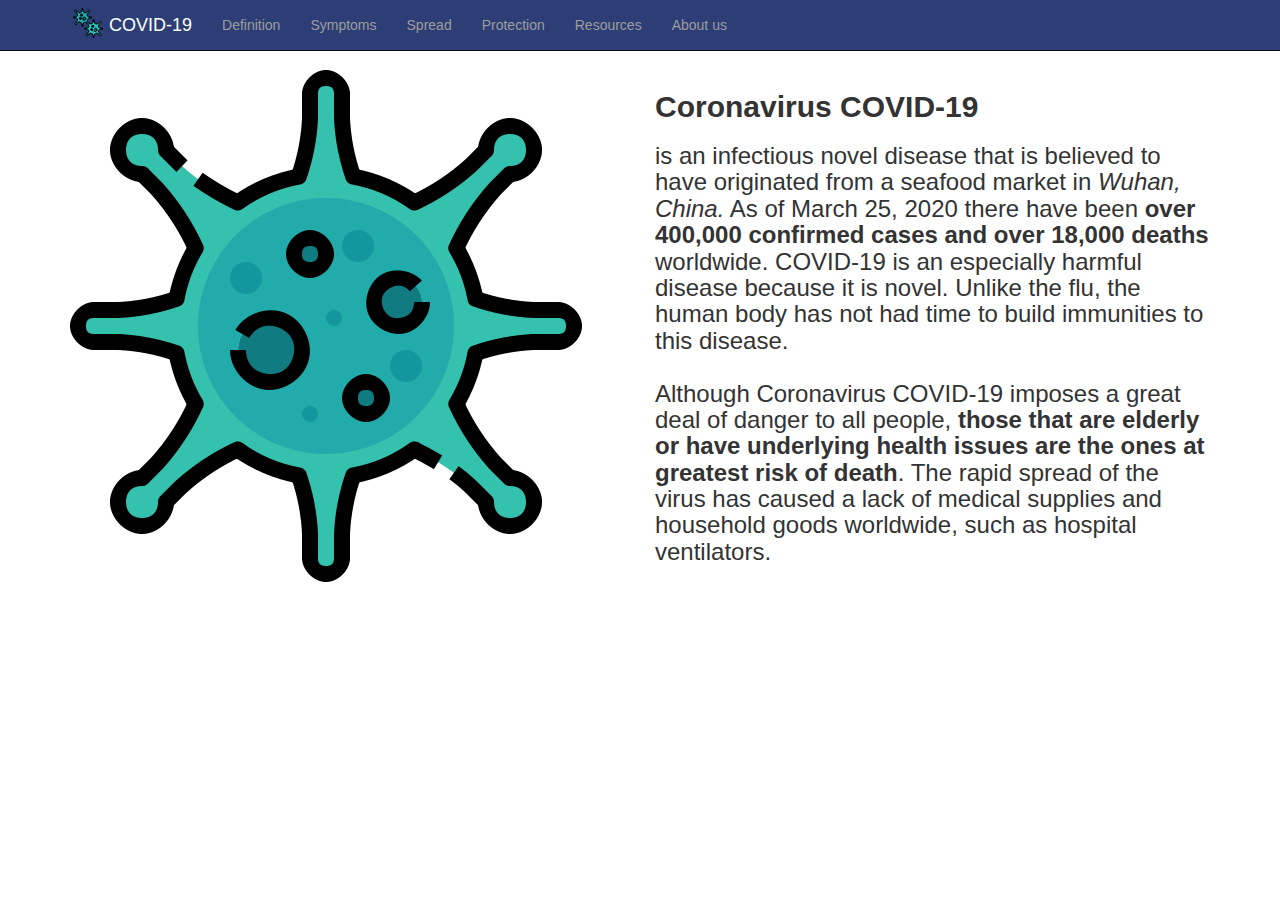
<file: NGCN_Project/Index.html>
<!DOCTYPE html>
<html lang="en">
<head>
    <title>COVID-19</title>
    <link rel="stylesheet" href="https://maxcdn.bootstrapcdn.com/bootstrap/3.3.7/css/bootstrap.min.css" integrity="sha384-BVYiiSIFeK1dGmJRAkycuHAHRg32OmUcww7on3RYdg4Va+PmSTsz/K68vbdEjh4u" crossorigin="anonymous">
    <link rel="stylesheet" type="text/css" href="css/all.css">
</head>
<body>
    <nav class="navbar navbar-inverse navbar-fixed-top">
        <div class="container">
            <button type="button" class="navbar-toggle collapsed" data-toggle="collapse" data-target="#bs-nav-demo" aria-expanded="false">
                <span class="sr-only">Toggle navigation</span>
                <span class="icon-bar"></span>
                <span class="icon-bar"></span>
                <span class="icon-bar"></span>
              </button>
            <div class="navbar-header">
                <img  style="padding-top: 8px; padding-right: 6px; padding-left: 3px;" class="pull-left" src="img/iconfinder_02-Virus_5929135.png" >
                <a href="definition.html" class="navbar-brand" id="toWhite">  COVID-19 </a>
        </div>
        <div class="collapse navbar-collapse" id="bs-nav-demo">
           
            <ul class="nav navbar-nav">
            <li><a href="definition.html">Definition</a></li>
            <li><a href="symptoms.html">Symptoms</a></li>
            <li><a href="spread.html">Spread</a></li>
            <li><a href="protection.html">Protection</a></li>
            <li><a href="resources.html">Resources</a></li>
            <li><a href="about.html">About us</a></li>
        </ul>
        
        </div>
    </div>
    </nav>
    <div class="container">
        <div class="row">
            <div class="col-md-6 col-xs-12">
                <img src="img/iconfinder_01-Virus_5929134.png" alt="COVID-19">
            </div>
            <div class="col-md-6 col-xs-12">
                <h2><b>Coronavirus COVID-19</b></h2><h3>is an infectious novel disease that is believed to have originated from a seafood market in <em>Wuhan, China.</em> As of March 25, 2020 there have been <b>over 400,000 confirmed cases and over 18,000 deaths</b> worldwide. COVID-19 is an especially harmful disease because it is novel. Unlike the flu, the human body has not had time to build immunities to this disease.<br> <br>Although Coronavirus COVID-19 imposes a great deal of danger to all people,<b> those that are elderly or have underlying health issues are the ones at greatest risk of death</b>. The rapid spread of the virus has caused a lack of medical supplies and household goods worldwide, such as hospital ventilators.</h3>
            </div>
        </div>

    </div>

    <script src="https://code.jquery.com/jquery-2.2.4.js" integrity="sha256-iT6Q9iMJYuQiMWNd9lDyBUStIq/8PuOW33aOqmvFpqI=" crossorigin="anonymous"></script>
    <script src="https://maxcdn.bootstrapcdn.com/bootstrap/3.3.7/js/bootstrap.min.js" integrity="sha384-Tc5IQib027qvyjSMfHjOMaLkfuWVxZxUPnCJA7l2mCWNIpG9mGCD8wGNIcPD7Txa" crossorigin="anonymous"></script>
</body>
</html>
</file>
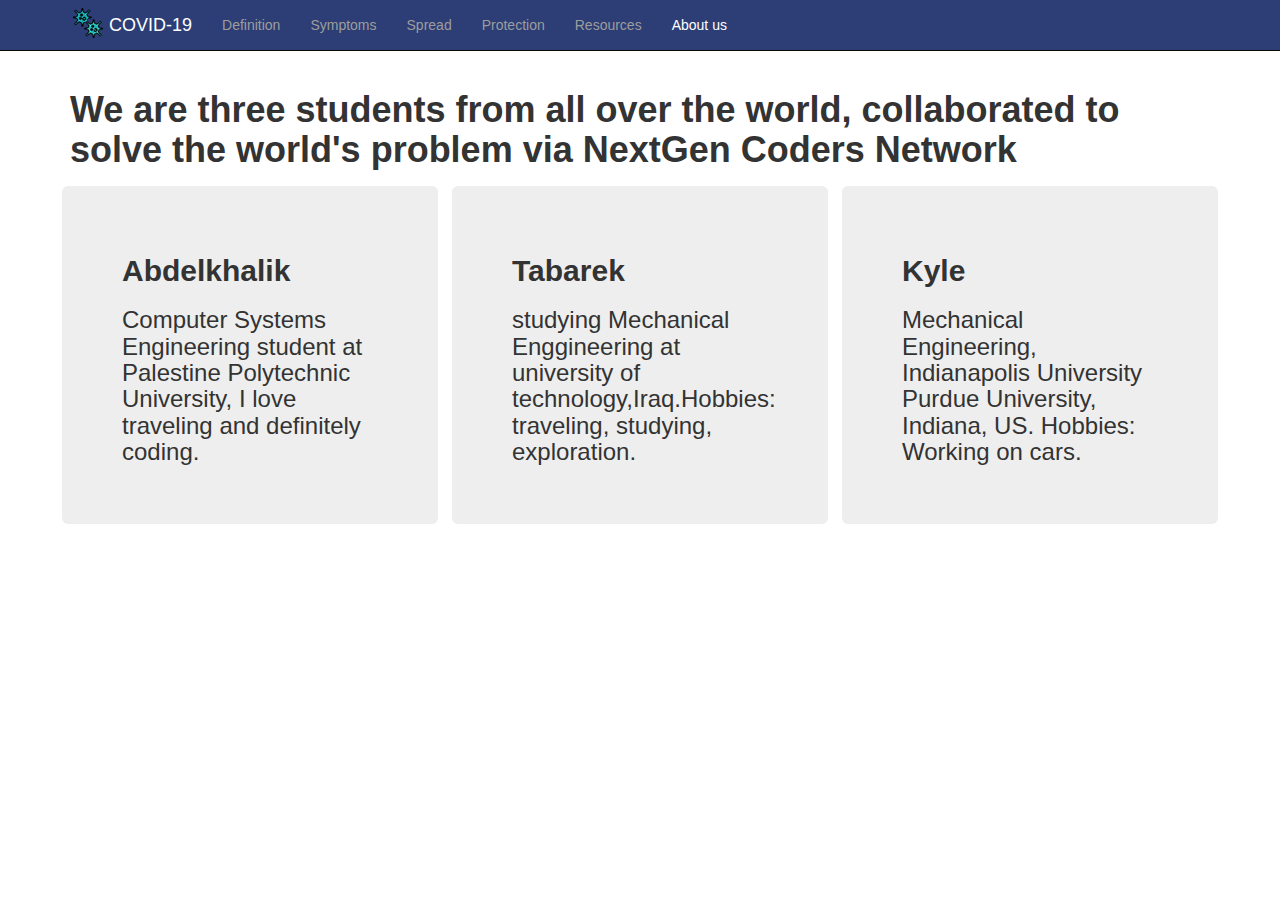
<file: NGCN_Project/about.html>
<!DOCTYPE html>
<html lang="en">
<head>
    <title>COVID-19 | About us</title>
    <link rel="stylesheet" href="https://maxcdn.bootstrapcdn.com/bootstrap/3.3.7/css/bootstrap.min.css" integrity="sha384-BVYiiSIFeK1dGmJRAkycuHAHRg32OmUcww7on3RYdg4Va+PmSTsz/K68vbdEjh4u" crossorigin="anonymous">
    <link rel="stylesheet" type="text/css" href="css/all.css">

</head>
<body>
    <nav class="navbar navbar-inverse navbar-fixed-top">
        <div class="container">
            <button type="button" class="navbar-toggle collapsed" data-toggle="collapse" data-target="#bs-nav-demo" aria-expanded="false">
                <span class="sr-only">Toggle navigation</span>
                <span class="icon-bar"></span>
                <span class="icon-bar"></span>
                <span class="icon-bar"></span>
              </button>
            <div class="navbar-header">
                <img  style="padding-top: 8px; padding-right: 6px; padding-left: 3px;;" class="pull-left" src="img/iconfinder_02-Virus_5929135.png" >

            <a href="definition.html" class="navbar-brand" id="toWhite">COVID-19</a>
        </div>
        <div class="collapse navbar-collapse" id="bs-nav-demo">
           
            <ul class="nav navbar-nav">
            <li><a href="definition.html">Definition</a></li>
            <li><a href="symptoms.html">Symptoms</a></li>
            <li><a href="spread.html">Spread</a></li>
            <li><a href="protection.html">Protection</a></li>
            <li><a href="resources.html">Resources</a></li>
            <li><a href="about.html" id="toWhited">About us</a></li>
        </ul>
        
        </div>
    </div>
    </nav>
    <div class="container">
        <h1><b>We are three students from all over the world, collaborated to solve the world's problem via NextGen Coders Network</b></h1>
        <div class="row">
            <div class="col-md-4 col-xs-12"style="padding: 7px; ">
                <div  class="jumbotron">
                    <h2><b>Abdelkhalik</b></h2>
                    <h3> Computer Systems Engineering student at Palestine Polytechnic University, I love traveling and definitely coding. </h3>
                    
                </div>
        </div>
        <div class="col-md-4 col-xs-12" style="padding: 7px;">
            <div  class="jumbotron">
                <h2><b>Tabarek</b></h2>
                <h3>studying Mechanical Enggineering at university of technology,Iraq.Hobbies: traveling, studying, exploration.  </h3>
            </div>
        </div>
        <div class="col-md-4 col-xs-12"style="padding: 7px; ">
            <div  class="jumbotron">
                <h2><b>Kyle</b></h2>
                <h3>Mechanical Engineering, Indianapolis University Purdue University, Indiana, US. Hobbies: Working on cars.</h3>
            </div>
        </div>
</div>
    </div>
   
    
    <script src="https://code.jquery.com/jquery-2.2.4.js" integrity="sha256-iT6Q9iMJYuQiMWNd9lDyBUStIq/8PuOW33aOqmvFpqI=" crossorigin="anonymous"></script>
    <script src="https://maxcdn.bootstrapcdn.com/bootstrap/3.3.7/js/bootstrap.min.js" integrity="sha384-Tc5IQib027qvyjSMfHjOMaLkfuWVxZxUPnCJA7l2mCWNIpG9mGCD8wGNIcPD7Txa" crossorigin="anonymous"></script>
</body>
</html>
</file>
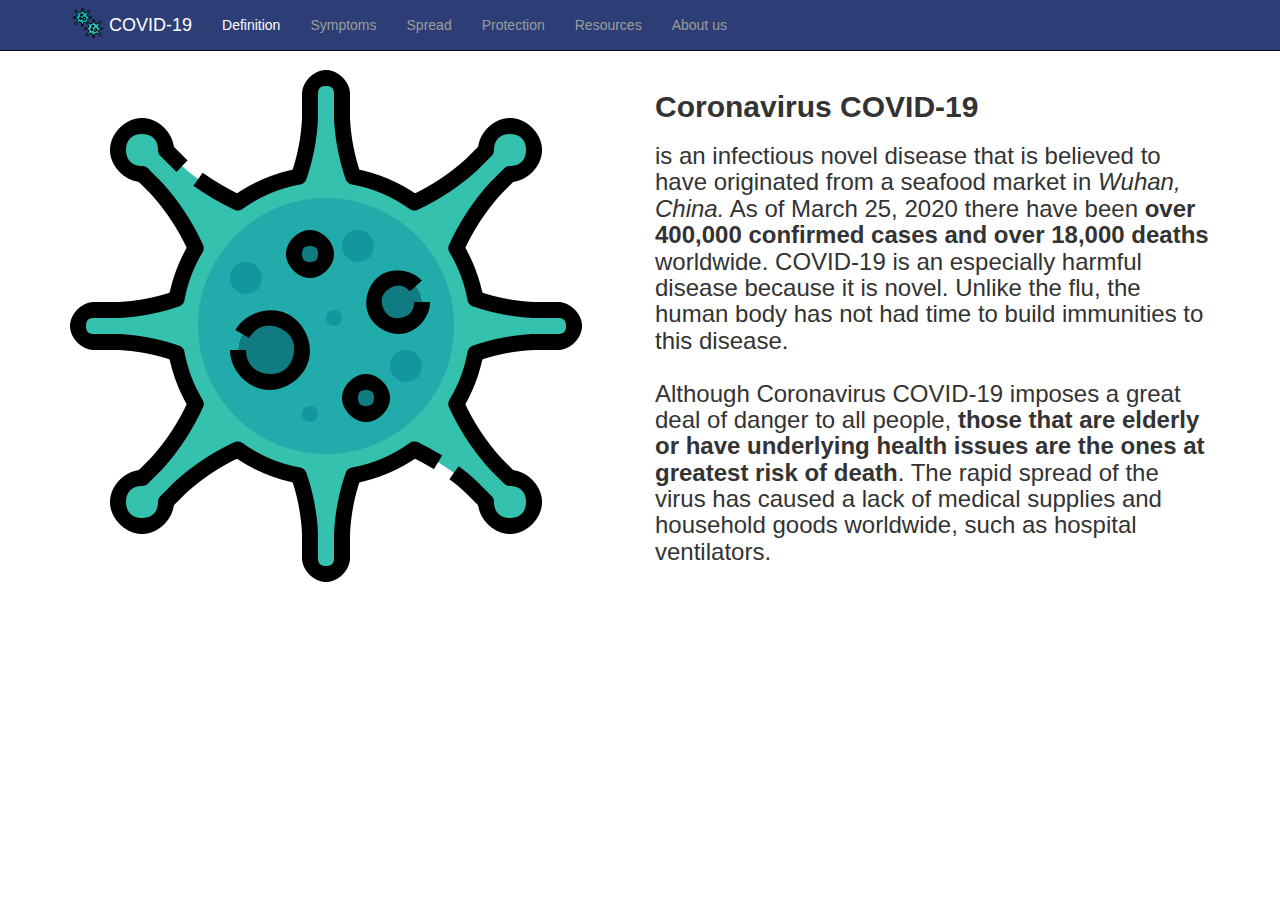
<file: NGCN_Project/definition.html>
<!DOCTYPE html>
<html lang="en">
<head>
    <title>COVID-19 | Definition</title>
    <link rel="stylesheet" href="https://maxcdn.bootstrapcdn.com/bootstrap/3.3.7/css/bootstrap.min.css" integrity="sha384-BVYiiSIFeK1dGmJRAkycuHAHRg32OmUcww7on3RYdg4Va+PmSTsz/K68vbdEjh4u" crossorigin="anonymous">
    <link rel="stylesheet" type="text/css" href="css/all.css">

</head>
<body>
    <nav class="navbar navbar-inverse navbar-fixed-top">
        <div class="container">
            <button type="button" class="navbar-toggle collapsed" data-toggle="collapse" data-target="#bs-nav-demo" aria-expanded="false">
                <span class="sr-only">Toggle navigation</span>
                <span class="icon-bar"></span>
                <span class="icon-bar"></span>
                <span class="icon-bar"></span>
              </button>
            <div class="navbar-header">
                <img  style="padding-top: 8px; padding-right: 6px; padding-left: 3px;;" class="pull-left" src="img/iconfinder_02-Virus_5929135.png" >

            <a href="definition.html" class="navbar-brand" id="toWhite">COVID-19</a>
        </div>
        <div class="collapse navbar-collapse" id="bs-nav-demo">
           
            <ul class="nav navbar-nav">
            <li><a href="definition.html" id="toWhited">Definition</a></li>
            <li><a href="symptoms.html">Symptoms</a></li>
            <li><a href="spread.html">Spread</a></li>
            <li><a href="protection.html">Protection</a></li>
            <li><a href="resources.html">Resources</a></li>
            <li><a href="about.html">About us</a></li>
        </ul>
        
        </div>
       
    </div>
    </nav>
    <div class="container">
        <div class="row">
            <div class="col-md-6 col-xs-12">
                <img src="img/iconfinder_01-Virus_5929134.png" alt="COVID-19">
            </div>
            <div class="col-md-6 col-xs-12">
                <h2><b>Coronavirus COVID-19</b></h2><h3>is an infectious novel disease that is believed to have originated from a seafood market in <em>Wuhan, China.</em> As of March 25, 2020 there have been <b>over 400,000 confirmed cases and over 18,000 deaths</b> worldwide. COVID-19 is an especially harmful disease because it is novel. Unlike the flu, the human body has not had time to build immunities to this disease.<br> <br>Although Coronavirus COVID-19 imposes a great deal of danger to all people,<b> those that are elderly or have underlying health issues are the ones at greatest risk of death</b>. The rapid spread of the virus has caused a lack of medical supplies and household goods worldwide, such as hospital ventilators.</h3>
            </div>
        </div>

    </div>
   
    
    <script src="https://code.jquery.com/jquery-2.2.4.js" integrity="sha256-iT6Q9iMJYuQiMWNd9lDyBUStIq/8PuOW33aOqmvFpqI=" crossorigin="anonymous"></script>
    <script src="https://maxcdn.bootstrapcdn.com/bootstrap/3.3.7/js/bootstrap.min.js" integrity="sha384-Tc5IQib027qvyjSMfHjOMaLkfuWVxZxUPnCJA7l2mCWNIpG9mGCD8wGNIcPD7Txa" crossorigin="anonymous"></script>
</body>
</html>
</file>
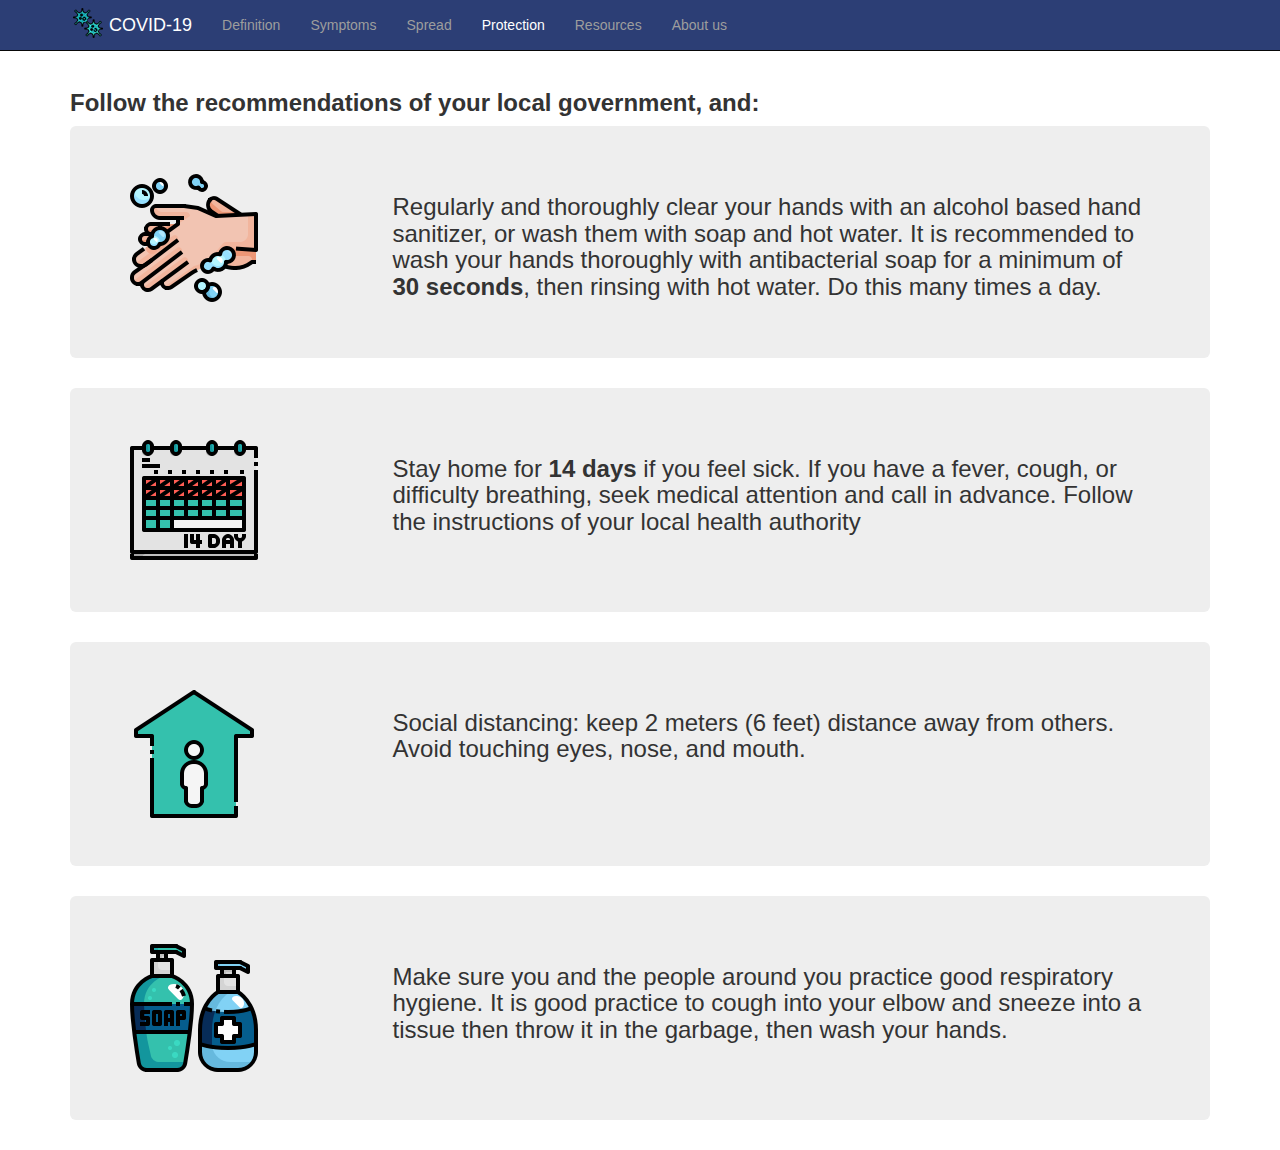
<file: NGCN_Project/protection.html>
<!DOCTYPE html>
<html lang="en">
<head>
    <title>COVID-19 | Protection</title>
    <link rel="stylesheet" href="https://maxcdn.bootstrapcdn.com/bootstrap/3.3.7/css/bootstrap.min.css" integrity="sha384-BVYiiSIFeK1dGmJRAkycuHAHRg32OmUcww7on3RYdg4Va+PmSTsz/K68vbdEjh4u" crossorigin="anonymous">
    <link rel="stylesheet" type="text/css" href="css/all.css">

</head>
<body>
    <nav class="navbar navbar-inverse navbar-fixed-top">
        <div class="container">
            <button type="button" class="navbar-toggle collapsed" data-toggle="collapse" data-target="#bs-nav-demo" aria-expanded="false">
                <span class="sr-only">Toggle navigation</span>
                <span class="icon-bar"></span>
                <span class="icon-bar"></span>
                <span class="icon-bar"></span>
              </button>
            <div class="navbar-header">
                <img  style="padding-top: 8px; padding-right: 6px; padding-left: 3px;;" class="pull-left" src="img/iconfinder_02-Virus_5929135.png" >

            <a href="definition.html" class="navbar-brand" id="toWhite">COVID-19</a>
        </div>
        <div class="collapse navbar-collapse" id="bs-nav-demo">
           
            <ul class="nav navbar-nav">
            <li><a href="definition.html">Definition</a></li>
            <li><a href="symptoms.html">Symptoms</a></li>
            <li><a href="spread.html">Spread</a></li>
            <li><a href="protection.html" id="toWhited">Protection</a></li>
            <li><a href="resources.html">Resources</a></li>
            <li><a href="about.html">About us</a></li>
        </ul>
        
        </div>
    </div>
    </nav>
    <div class="container">
    <h3 style="  font-weight: bold;">Follow the recommendations of your local government, and:</h3>
         <div  class="jumbotron">
            <div class="row">
                <div class="col-xs-3">
                    <img src="img/iconfinder_05-Wash_hands_5929138.png" >
                </div>
                <div class="col-xs-9">
                    <h3 class="text-align: center">Regularly and thoroughly clear your hands with an alcohol based hand sanitizer, or wash them with soap and hot water. It is recommended to wash your hands thoroughly with antibacterial soap for a minimum of <b>30 seconds</b>, then rinsing with hot water. Do this many times a day.</h3>
                </div>
            </div>
          </div>
          <div  class="jumbotron">
            <div class="row">
                <div class="col-xs-3">
                    <img src="img/iconfinder_28-Calendar_5929161.png" >
                </div>
                <div class="col-xs-9">
                    <h3 class="text-align: center">Stay home for <b>14 days</b> if you feel sick. If you have a fever, cough, or difficulty breathing, seek medical attention and call in advance. Follow the instructions of your local health authority</h3>
                </div>
            </div>
          </div>
          <div  class="jumbotron">
            <div class="row">
                <div class="col-xs-3">
                    <img src="img/iconfinder_23-Home_5929156.png" >
                </div>
                <div class="col-xs-9">
                    <h3 class="text-align: center">Social distancing: keep 2 meters (6 feet) distance away from others. Avoid touching eyes, nose, and mouth. 
                        </h3>
                    </div>
            </div>
          </div>
          <div  class="jumbotron">
            <div class="row">
                <div class="col-xs-3">
                    <img src="img/iconfinder_15-Sope_5929148.png" >
                </div>
                <div class="col-xs-9">
                    <h3 class="text-align: center">Make sure you and the people around you practice good respiratory hygiene. It is good practice to cough into your elbow and sneeze into a tissue then throw it in the garbage, then wash your hands.</h3>
                </div>
            </div>
          </div>
         
    </div>
   
   

    <script src="https://code.jquery.com/jquery-2.2.4.js" integrity="sha256-iT6Q9iMJYuQiMWNd9lDyBUStIq/8PuOW33aOqmvFpqI=" crossorigin="anonymous"></script>
    <script src="https://maxcdn.bootstrapcdn.com/bootstrap/3.3.7/js/bootstrap.min.js" integrity="sha384-Tc5IQib027qvyjSMfHjOMaLkfuWVxZxUPnCJA7l2mCWNIpG9mGCD8wGNIcPD7Txa" crossorigin="anonymous"></script>
</body>
</html>
</file>
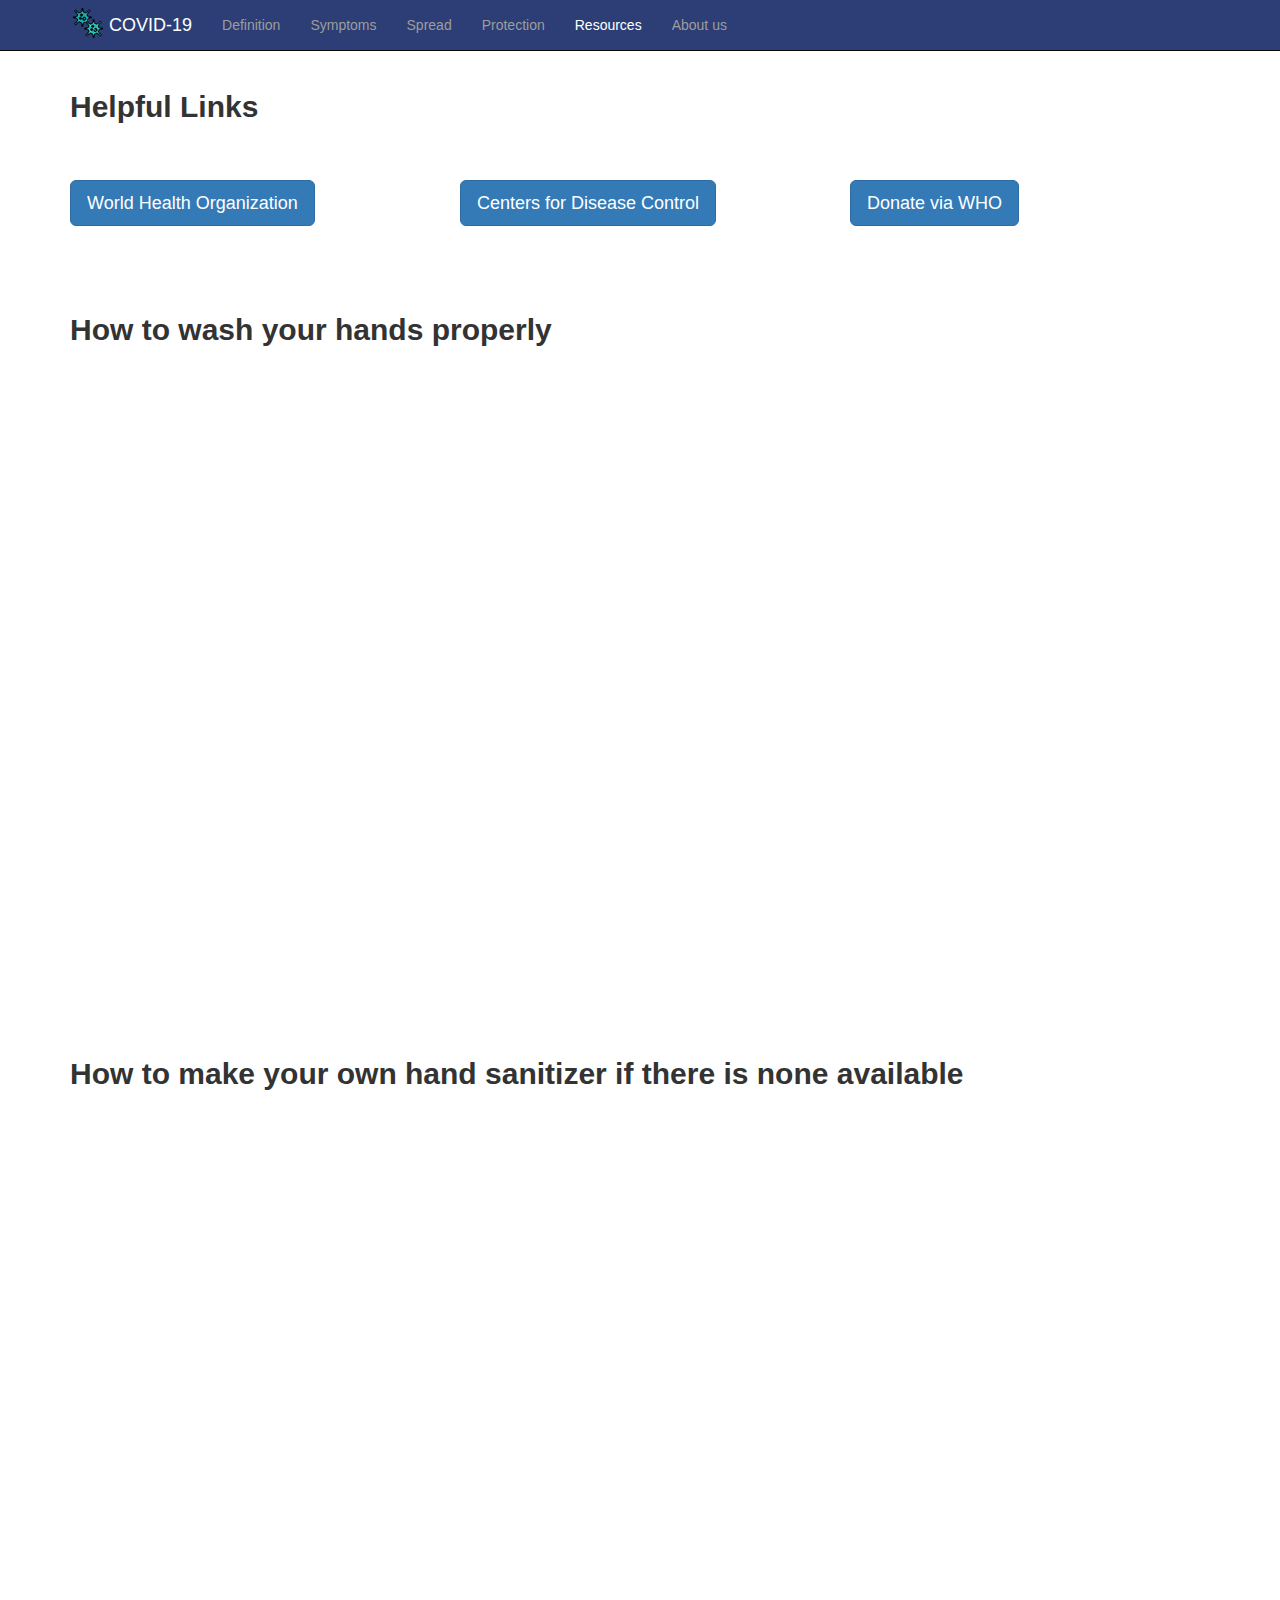
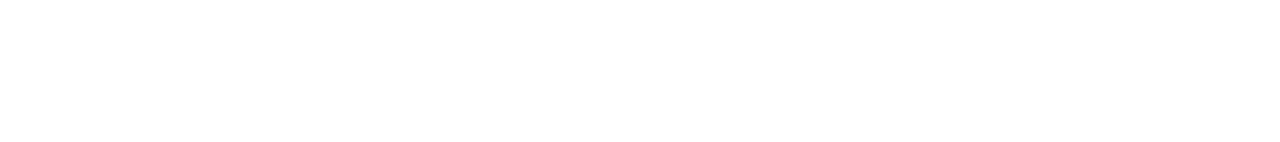
<file: NGCN_Project/resources.html>
<!DOCTYPE html>
<html lang="en">
<head>
    <title>COVID-19 | Resources</title>
    <link rel="stylesheet" href="https://maxcdn.bootstrapcdn.com/bootstrap/3.3.7/css/bootstrap.min.css" integrity="sha384-BVYiiSIFeK1dGmJRAkycuHAHRg32OmUcww7on3RYdg4Va+PmSTsz/K68vbdEjh4u" crossorigin="anonymous">
    <link rel="stylesheet" type="text/css" href="css/all.css">

</head>
<body>
    <nav class="navbar navbar-inverse navbar-fixed-top">
        <div class="container">
            <button type="button" class="navbar-toggle collapsed" data-toggle="collapse" data-target="#bs-nav-demo" aria-expanded="false">
                <span class="sr-only">Toggle navigation</span>
                <span class="icon-bar"></span>
                <span class="icon-bar"></span>
                <span class="icon-bar"></span>
              </button>
            <div class="navbar-header">
                <img  style="padding-top: 8px; padding-right: 6px; padding-left: 3px;;" class="pull-left" src="img/iconfinder_02-Virus_5929135.png" >

            <a href="definition.html" class="navbar-brand" id="toWhite">COVID-19</a>
        </div>
        <div class="collapse navbar-collapse" id="bs-nav-demo">
           
            <ul class="nav navbar-nav">
            <li><a href="definition.html">Definition</a></li>
            <li><a href="symptoms.html">Symptoms</a></li>
            <li><a href="spread.html">Spread</a></li>
            <li><a href="protection.html">Protection</a></li>
            <li><a href="resources.html" id="toWhited">Resources</a></li>
            <li><a href="about.html">About us</a></li>
        </ul>
        
        </div>
    </div>
    </nav>
    <div class="container">
            <h2><b>Helpful Links</b></h2>
            <br><br>
            <div class="row">
                <div class="col-md-4 col-xs-12"style="padding-top: 7px; padding-bottom: 7px; ">
            <a class="btn btn-primary btn-lg" href="https://www.who.int/emergencies/diseases/novel-coronavirus-2019" role="button" >World Health Organization</a>

            </div>
            <div class="col-md-4 col-xs-12" style="padding-top: 7px; padding-bottom: 7px;">
            <a class="btn btn-primary btn-lg" role="button"href="https://www.cdc.gov/coronavirus/2019-ncov/index.html">Centers for Disease Control </a>
        </div>
         <div class="col-md-4 col-xs-12"style="padding-top: 7px; padding-bottom: 7px; ">
             <a class="btn btn-primary btn-lg" role="button" href="who.int/emergencies/diseases/novel-coronavirus-2019/donate">Donate via WHO</a>
            </div>
</div>
<br>
<br>
<br>

            <div>       
            <h2><b>How to wash your hands properly</b></h2>
            <div class="embed-responsive embed-responsive-16by9">
            <iframe width="560" height="315" src="https://www.youtube.com/embed/seA1wbXUQTs" frameborder="0" allow="accelerometer; autoplay; encrypted-media; gyroscope; picture-in-picture" allowfullscreen></iframe>
            </div>
            <br>
            <br>
            <h2><b>How to make your own hand sanitizer if there is none available</b></h2>
            <div class="embed-responsive embed-responsive-16by9">
                <iframe width="560" height="315" src="https://www.youtube.com/embed/2gWPP3kQiqI" frameborder="0" allow="accelerometer; autoplay; encrypted-media; gyroscope; picture-in-picture" allowfullscreen></iframe>
            </div> 
            </div>
            
    </div>
   
    
    <script src="https://code.jquery.com/jquery-2.2.4.js" integrity="sha256-iT6Q9iMJYuQiMWNd9lDyBUStIq/8PuOW33aOqmvFpqI=" crossorigin="anonymous"></script>
    <script src="https://maxcdn.bootstrapcdn.com/bootstrap/3.3.7/js/bootstrap.min.js" integrity="sha384-Tc5IQib027qvyjSMfHjOMaLkfuWVxZxUPnCJA7l2mCWNIpG9mGCD8wGNIcPD7Txa" crossorigin="anonymous"></script>
</body>
</html>
</file>
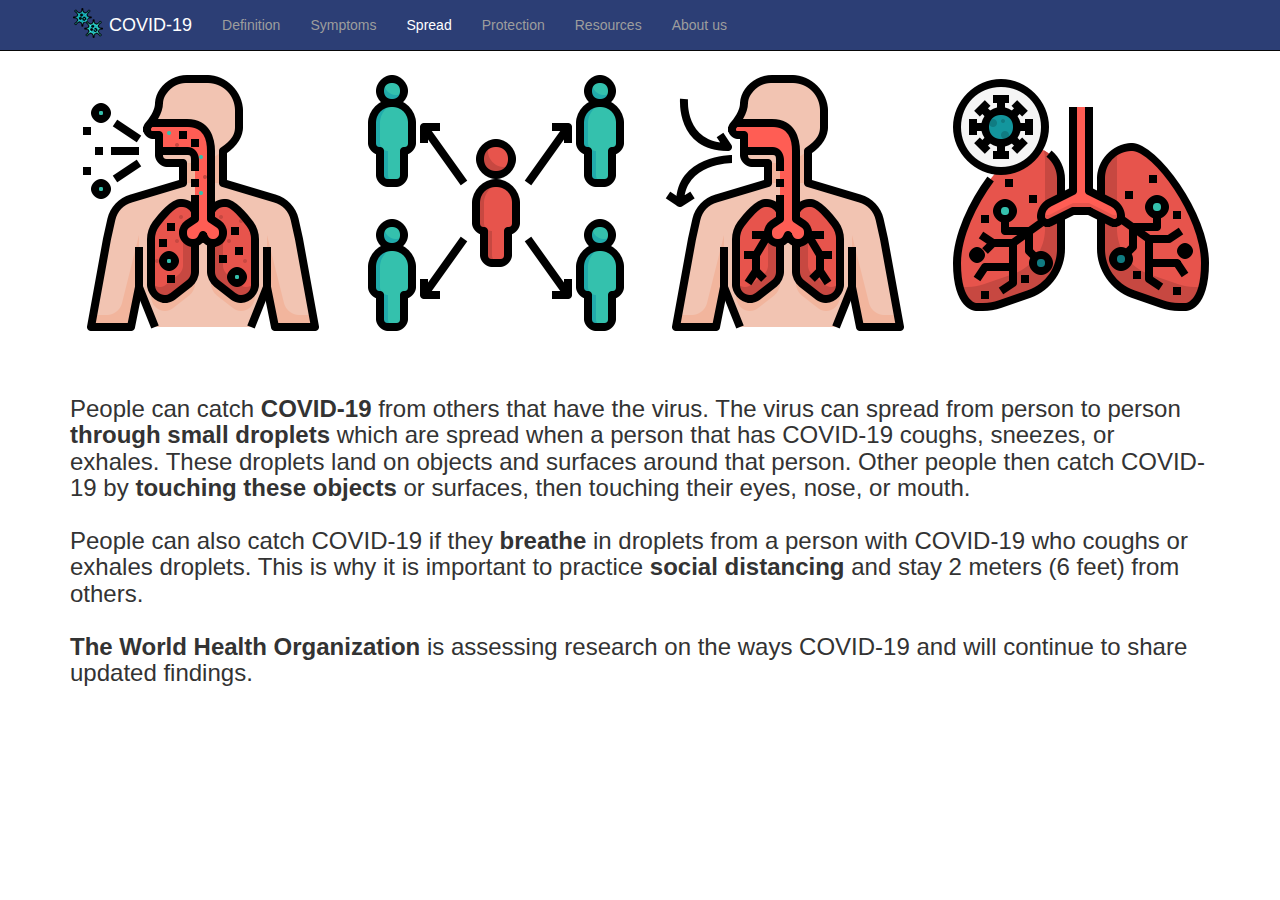
<file: NGCN_Project/spread.html>
<!DOCTYPE html>
<html lang="en">
<head>
    <title>COVID-19 | Spread</title>
    <link rel="stylesheet" href="https://maxcdn.bootstrapcdn.com/bootstrap/3.3.7/css/bootstrap.min.css" integrity="sha384-BVYiiSIFeK1dGmJRAkycuHAHRg32OmUcww7on3RYdg4Va+PmSTsz/K68vbdEjh4u" crossorigin="anonymous">
    <link rel="stylesheet" type="text/css" href="css/all.css">

</head>
<body>
    <nav class="navbar navbar-inverse navbar-fixed-top">
        <div class="container">
            <button type="button" class="navbar-toggle collapsed" data-toggle="collapse" data-target="#bs-nav-demo" aria-expanded="false">
                <span class="sr-only">Toggle navigation</span>
                <span class="icon-bar"></span>
                <span class="icon-bar"></span>
                <span class="icon-bar"></span>
              </button>
            <div class="navbar-header">
                <img  style="padding-top: 8px; padding-right: 6px; padding-left: 3px;;" class="pull-left" src="img/iconfinder_02-Virus_5929135.png" >

            <a href="definition.html" class="navbar-brand" id="toWhite">COVID-19</a>
        </div>
        <div class="collapse navbar-collapse" id="bs-nav-demo">
           
            <ul class="nav navbar-nav">
            <li><a href="definition.html">Definition</a></li>
            <li><a href="symptoms.html">Symptoms</a></li>
            <li><a href="spread.html" id="toWhited" >Spread</a></li>
            <li><a href="protection.html">Protection</a></li>
            <li><a href="resources.html">Resources</a></li>
            <li><a href="about.html">About us</a></li>
        </ul>
        
        </div>
    </div>
    </nav>
    <div class="container">
        <div class="row">
            <div class="col-md-3 col-sm-6 col-xs-12">
                <img style="padding: 5px;"src="img/iconfinder_03-Difficulty_Breathing_5929136.png" alt="spread 1">

            </div>
            <div class="col-md-3 col-sm-6 col-xs-12">
                <img style="padding: 5px;"src="img/iconfinder_24-Spreading_5929157.png" alt="spread 2">
            </div>
            <div class="col-md-3 col-sm-6 col-xs-12">
                <img style="padding: 5px;"src="img/iconfinder_04-Breathe_5929137.png" alt="spread 3">
            </div>
            <div class="col-md-3 col-sm-6 col-xs-12">
                <img style="padding:5px;"src="img/iconfinder_27-Lung_5929162.png" alt="spread 4">
            </div>
    </div>
    <br>
    <br>
    <h3>People can catch <b>COVID-19</b> from others that have the virus. The virus can spread from person to person <b>through small droplets</b> which are spread when a person that has COVID-19 coughs, sneezes, or exhales. These droplets land on objects and surfaces around that person. Other people then catch COVID-19 by <b>touching these objects</b> or surfaces, then touching their eyes, nose, or mouth. <br><br>People can also catch COVID-19 if they <b>breathe</b> in droplets from a person with COVID-19 who coughs or exhales droplets. This is why it is important to practice <b>social distancing </b>and stay 2 meters (6 feet) from others.<br> <br><b>The World Health Organization </b>is assessing research on the ways COVID-19 and will continue to share updated findings. 
    </h3>
    </div>
   
    
    <script src="https://code.jquery.com/jquery-2.2.4.js" integrity="sha256-iT6Q9iMJYuQiMWNd9lDyBUStIq/8PuOW33aOqmvFpqI=" crossorigin="anonymous"></script>
    <script src="https://maxcdn.bootstrapcdn.com/bootstrap/3.3.7/js/bootstrap.min.js" integrity="sha384-Tc5IQib027qvyjSMfHjOMaLkfuWVxZxUPnCJA7l2mCWNIpG9mGCD8wGNIcPD7Txa" crossorigin="anonymous"></script>
</body>
</html>
</file>
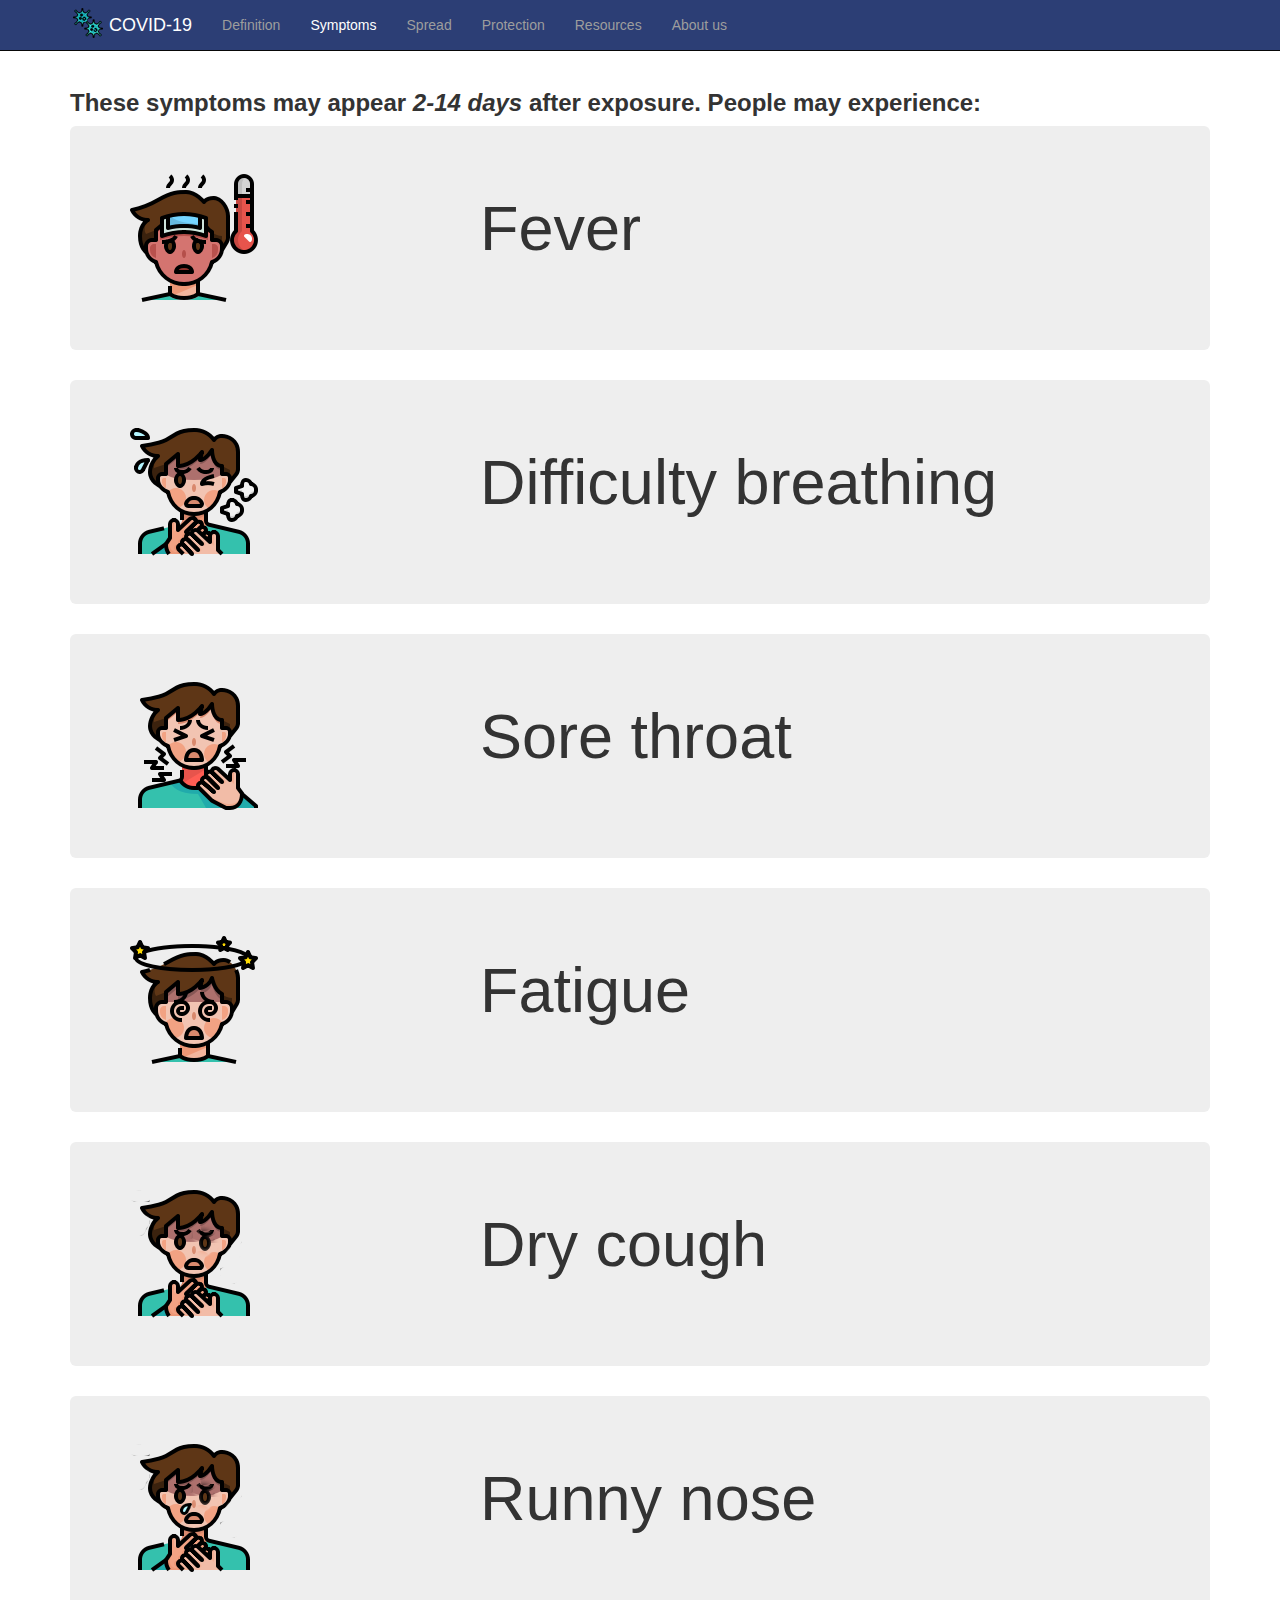
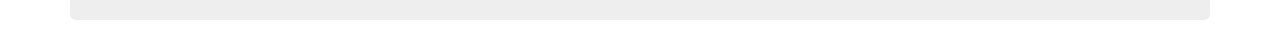
<file: NGCN_Project/symptoms.html>
<!DOCTYPE html>
<html lang="en">
<head>
    <title>COVID-19 | Symptoms</title>
    <link rel="stylesheet" href="https://maxcdn.bootstrapcdn.com/bootstrap/3.3.7/css/bootstrap.min.css" integrity="sha384-BVYiiSIFeK1dGmJRAkycuHAHRg32OmUcww7on3RYdg4Va+PmSTsz/K68vbdEjh4u" crossorigin="anonymous">
    <link rel="stylesheet" type="text/css" href="css/all.css">

</head>
<body>
    <nav class="navbar navbar-inverse navbar-fixed-top">
        <div class="container">
            <button type="button" class="navbar-toggle collapsed" data-toggle="collapse" data-target="#bs-nav-demo" aria-expanded="false">
                <span class="sr-only">Toggle navigation</span>
                <span class="icon-bar"></span>
                <span class="icon-bar"></span>
                <span class="icon-bar"></span>
              </button>
            <div class="navbar-header">
                <img  style="padding-top: 8px; padding-right: 6px; padding-left: 3px;;" class="pull-left" src="img/iconfinder_02-Virus_5929135.png" >

            <a href="definition.html" class="navbar-brand" id="toWhite">COVID-19</a>
        </div>
        <div class="collapse navbar-collapse" id="bs-nav-demo">
           
            <ul class="nav navbar-nav">
            <li><a href="definition.html">Definition</a></li>
            <li><a href="symptoms.html" id="toWhited">Symptoms</a></li>
            <li><a href="spread.html">Spread</a></li>
            <li><a href="protection.html">Protection</a></li>
            <li><a href="resources.html">Resources</a></li>
            <li><a href="about.html">About us</a></li>
        </ul>
        
        </div>
    </div>
    </nav>
    <div class="container">
        <h3 style="  font-weight: bold;">These symptoms may appear<em> 2-14 days</em> after exposure. People may experience:</h3>
         <div  class="jumbotron">
            <div class="row">
                <div class="col-xs-4">
                    <img src="img/iconfinder_07-Fever_5929140.png" >
                </div>
                <div class="col-xs-8">
                    <h1 class="text-align: center">Fever</h1>
                </div>
            </div>
          </div>
          <div  class="jumbotron">
            <div class="row">
                <div class="col-xs-4">
                    <img src="img/iconfinder_10-Shortness_of_breath_5929146.png" >
                </div>
                <div class="col-xs-8">
                    <h1 class="text-align: center">Difficulty breathing</h1>
                </div>
            </div>
          </div>
          <div  class="jumbotron">
            <div class="row">
                <div class="col-xs-4">
                    <img src="img/iconfinder_11-Sore_throat_5929143.png" >
                </div>
                <div class="col-xs-8">
                    <h1 class="text-align: center">Sore throat</h1>
                </div>
            </div>
          </div>
          <div  class="jumbotron">
            <div class="row">
                <div class="col-xs-4">
                    <img src="img/iconfinder_08-Dizziness_5929141.png" >
                </div>
                <div class="col-xs-8">
                    <h1 class="text-align: center">Fatigue</h1>
                </div>
            </div>
          </div>
          <div  class="jumbotron">
            <div class="row">
                <div class="col-xs-4">
                    <img src="img/rakba_sore.png" >
                </div>
                <div class="col-xs-8">
                    <h1 class="text-align: center">Dry cough</h1>
                </div>
            </div>
          </div>
          <div  class="jumbotron">
            <div class="row">
                <div class="col-xs-4">
                    <img src="img/iconfinder_10-runny_5929146.png" >
                </div>
                <div class="col-xs-8">
                    <h1 class="text-align: center">Runny nose</h1>
                </div>
            </div>
          </div>

    </div>
   
    
    <script src="https://code.jquery.com/jquery-2.2.4.js" integrity="sha256-iT6Q9iMJYuQiMWNd9lDyBUStIq/8PuOW33aOqmvFpqI=" crossorigin="anonymous"></script>
    <script src="https://maxcdn.bootstrapcdn.com/bootstrap/3.3.7/js/bootstrap.min.js" integrity="sha384-Tc5IQib027qvyjSMfHjOMaLkfuWVxZxUPnCJA7l2mCWNIpG9mGCD8wGNIcPD7Txa" crossorigin="anonymous"></script>
    
</body>
</html>
</file>
<file: NGCN_Project/css/all.css>
body{
    padding-top:70px ;
}
#toWhite{
    color: white;
}
#toWhited{
    color:white;
}

.navbar-inverse {
    background-color: #2c3e75;
}
footer {
    background-color:  #2c3e75;
    color:white;
}
</file>
